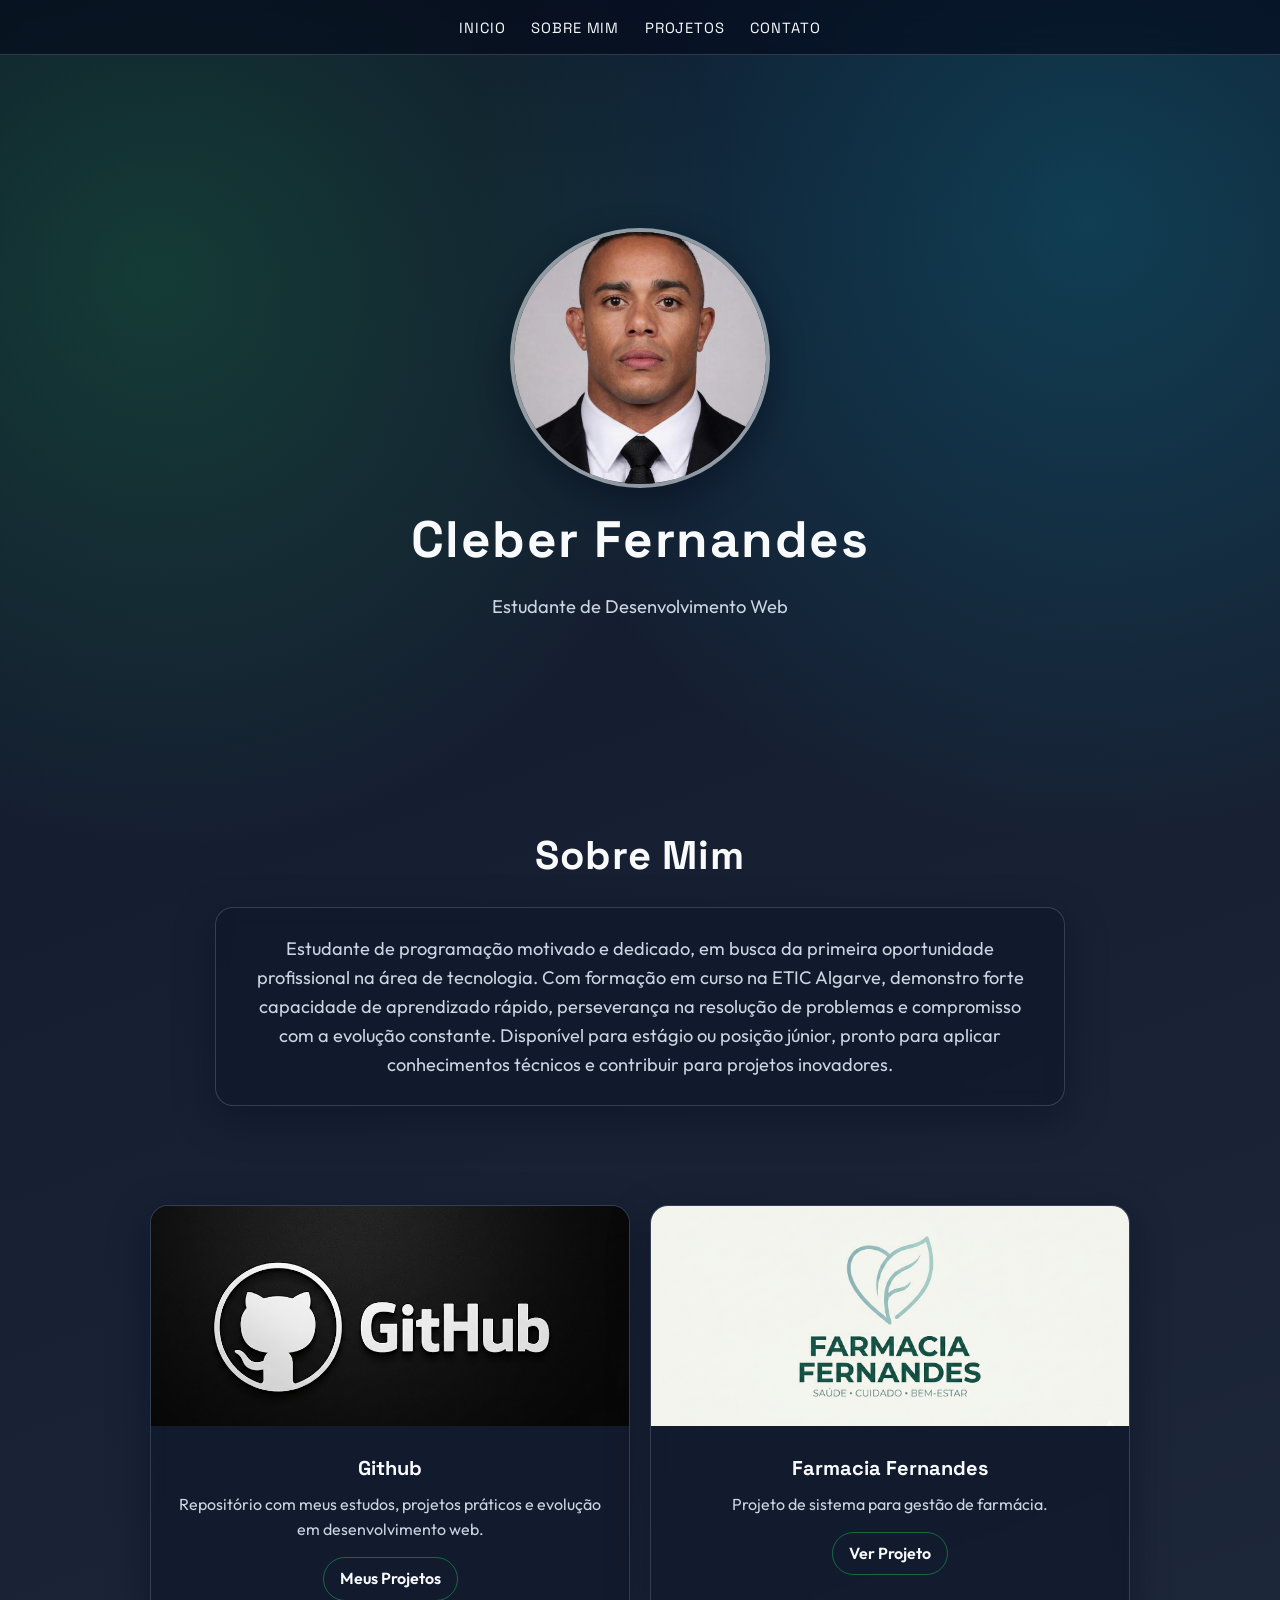
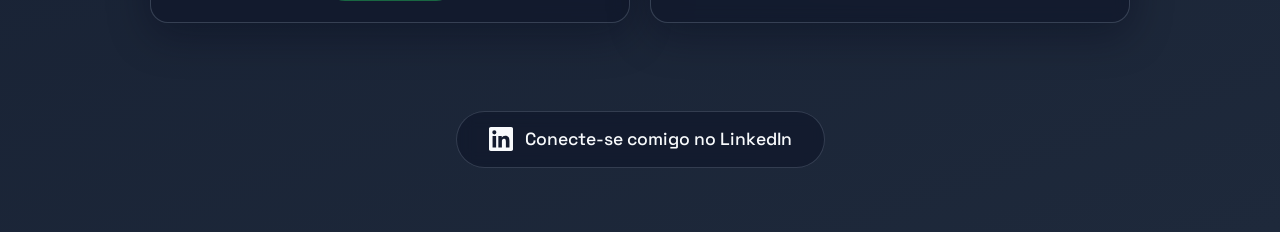
<file: index.html>
<!DOCTYPE html>
<html lang="pt-BR">

<head>
    <meta charset="UTF-8">
    <meta name="viewport" content="width=device-width, initial-scale=1.0">
    <title>Meu Portifolio</title>
    <link rel="preconnect" href="https://fonts.googleapis.com">
    <link rel="preconnect" href="https://fonts.gstatic.com" crossorigin>
    <link href="https://fonts.googleapis.com/css2?family=Outfit:wght@400;500;700;800&family=Space+Grotesk:wght@500;700&display=swap" rel="stylesheet">
    <link rel="stylesheet" href="style.css">
</head>

<body>
    <nav class="navegacao">
        <ul class="menu">
            <li>
                <a href="#inicio" class="menu-link">inicio</a>
            </li>
            <li>
                <a href="#sobre" class="menu-link">Sobre Mim</a>
            </li>
            <li>
                <a href="#projetos" class="menu-link">Projetos</a>
            </li>

            <li>
                <a href="#contato" class="menu-link">Contato</a>
            </li>
        </ul>
    </nav>

    <main id="inicio" class="cabecalho">

        <img src="josecleber.jpeg" alt="Foto Cleber Fernandes" class="foto-perfil">
        <h1>Cleber Fernandes</h1>
        <p class="cabecalho-subtitulo">Estudante de Desenvolvimento Web</p>

    </main>
    <section id="sobre" class="sobre">
        <h2 class="sobre-titulo">Sobre Mim</h2>
        <div class="sobre-caixa">
            <p class="paragrafo">Estudante de programação motivado e dedicado, em busca da primeira oportunidade
                profissional na área de tecnologia. Com
                formação em curso na ETIC Algarve, demonstro forte capacidade de aprendizado rápido, perseverança na
                resolução de
                problemas e compromisso com a evolução constante. Disponível para estágio ou posição júnior, pronto para
                aplicar
                conhecimentos técnicos e contribuir para projetos inovadores.
            </p>
        </div>
    </section>

    <section id="projetos" class="projetos">

        <h2 class="projeto-titulo"></h2>
        <div class="projeto-caixa">
            <div class="projeto-card">
                <img src="logogithub.png" alt="Projeto 1" class="projeto-imagem">
                <div class="caixa-texto-projeto">
                    <h3 class="info-projeto">Github</h3>
                    <p class="paragrafo-projeto">Repositório com meus estudos, projetos práticos e evolução em desenvolvimento web.</p>
                    <a href="https://github.com/jcleberfernandes" class="link-projeto" target="_blank">Meus Projetos</a>

                </div>
            </div>
            <div class="projeto-card">
                <img src="Farmacialogo.png" alt="Farmacia Fernandes" class="projeto-imagem">
                <div class="caixa-texto-projeto">
                    <h3 class="info-projeto">Farmacia Fernandes</h3>
                    <p class="paragrafo-projeto">Projeto de sistema para gestão de farmácia.</p>
                    <a href="https://jcleberfernandes.github.io/frontend1-projeto/" class="link-projeto" target="_blank">Ver Projeto</a>
                </div>
            </div>
        </div>
    </section>
    <footer id="contato" class="linkedin">
        <a href="https://www.linkedin.com/in/cleber-fernandes-5a3b96241/" target="_blank" class="linkedin-link">
            <svg class="linkedin-icon" viewBox="0 0 24 24" fill="currentColor">
                <path d="M20.447 20.452h-3.554v-5.569c0-1.328-.027-3.037-1.852-3.037-1.853 0-2.136 1.445-2.136 2.939v5.667H9.351V9h3.414v1.561h.046c.477-.9 1.637-1.85 3.37-1.85 3.601 0 4.267 2.37 4.267 5.455v6.286zM5.337 7.433a2.062 2.062 0 0 1-2.063-2.065 2.064 2.064 0 1 1 2.063 2.065zm1.782 13.019H3.555V9h3.564v11.452zM22.225 0H1.771C.792 0 0 .774 0 1.729v20.542C0 23.227.792 24 1.771 24h20.451C23.2 24 24 23.227 24 22.271V1.729C24 .774 23.2 0 22.222 0h.003z"/>
            </svg>
            <span>Conecte-se comigo no LinkedIn</span>
        </a>
    </footer>








</body>

</html>
</file>
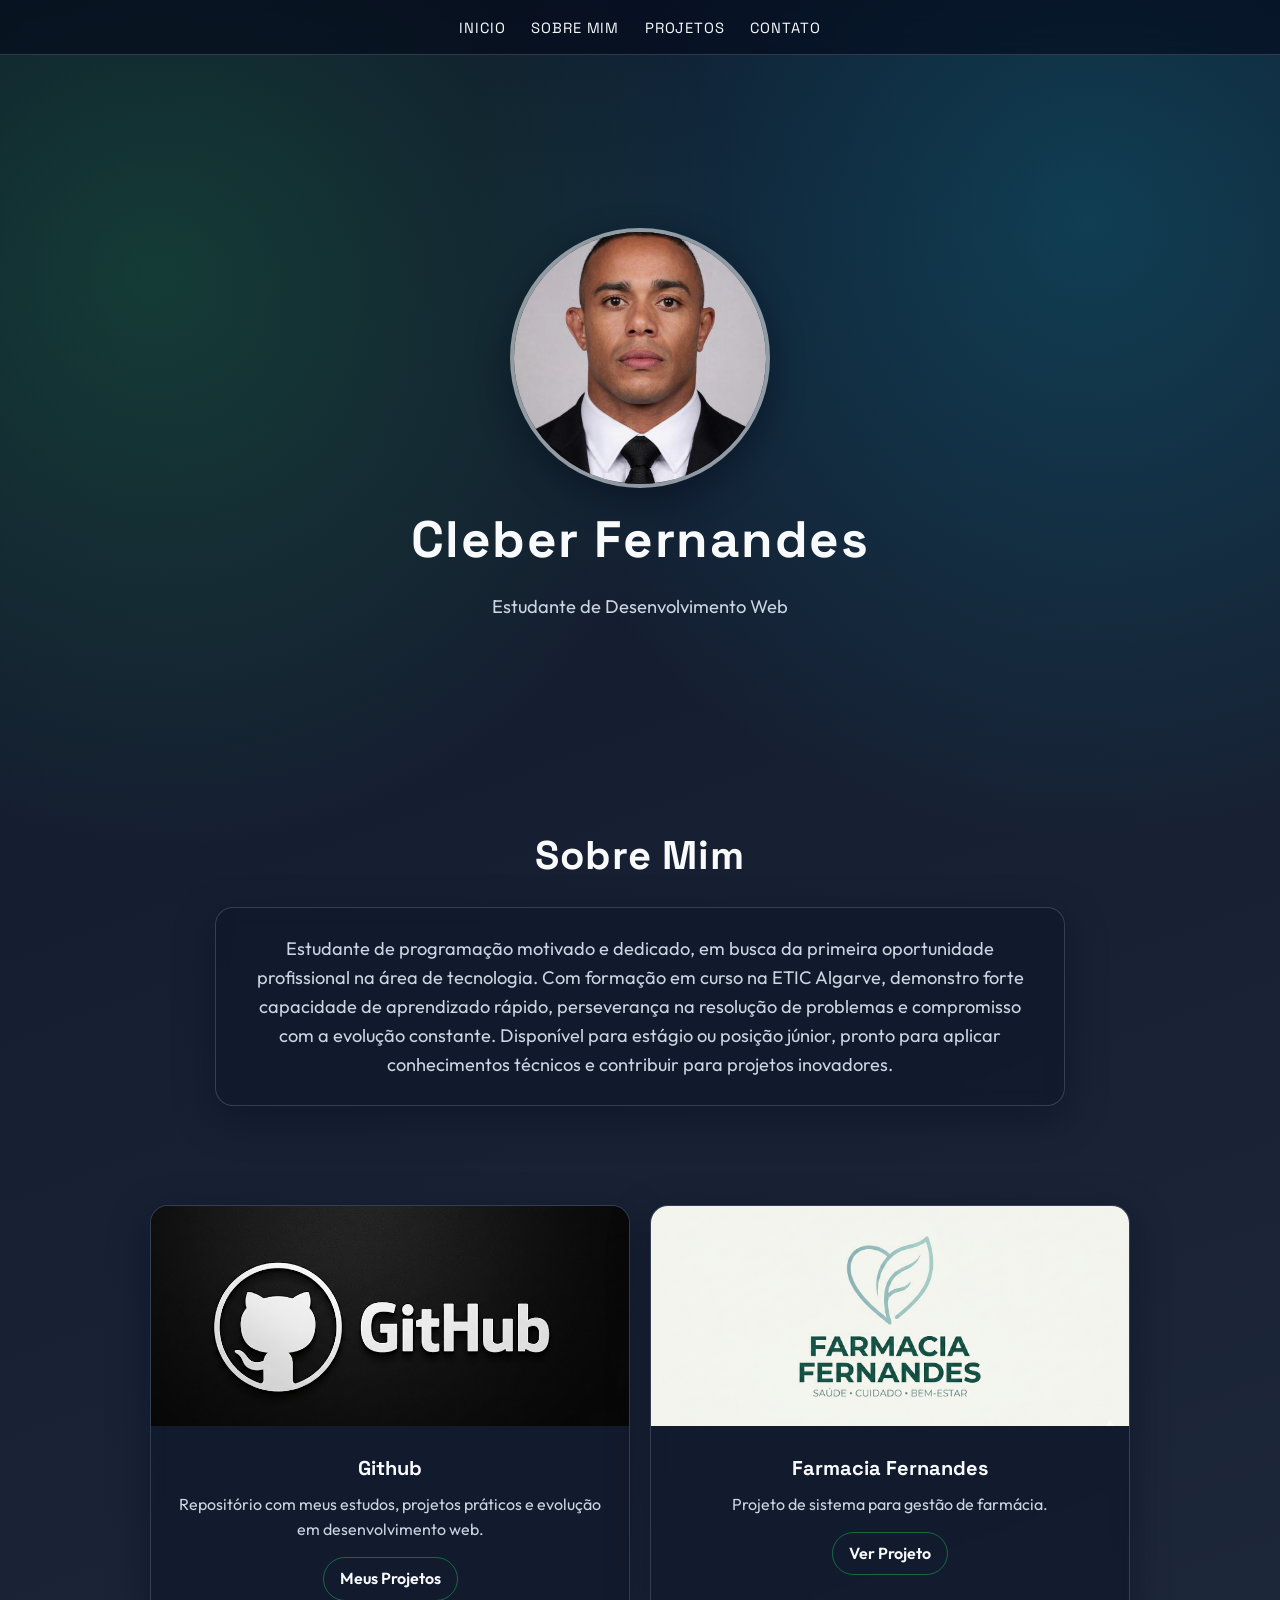
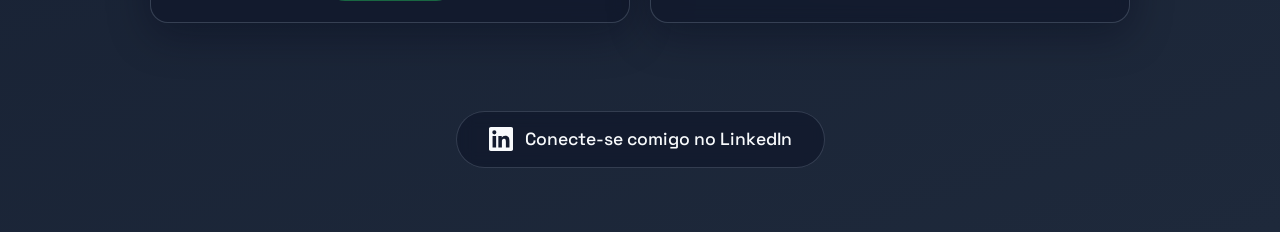
<file: portifolio.html>
<!DOCTYPE html>
<html lang="pt-BR">

<head>
    <meta charset="UTF-8">
    <meta name="viewport" content="width=device-width, initial-scale=1.0">
    <title>Meu Portifolio</title>
    <link rel="preconnect" href="https://fonts.googleapis.com">
    <link rel="preconnect" href="https://fonts.gstatic.com" crossorigin>
    <link href="https://fonts.googleapis.com/css2?family=Outfit:wght@400;500;700;800&family=Space+Grotesk:wght@500;700&display=swap" rel="stylesheet">
    <link rel="stylesheet" href="portifoliocs.css">
</head>

<body>
    <nav class="navegacao">
        <ul class="menu">
            <li>
                <a href="#inicio" class="menu-link">inicio</a>
            </li>
            <li>
                <a href="#sobre" class="menu-link">Sobre Mim</a>
            </li>
            <li>
                <a href="#projetos" class="menu-link">Projetos</a>
            </li>

            <li>
                <a href="#contato" class="menu-link">Contato</a>
            </li>
        </ul>
    </nav>

    <main id="inicio" class="cabecalho">

        <img src="josecleber.jpeg" alt="Foto Cleber Fernandes" class="foto-perfil">
        <h1>Cleber Fernandes</h1>
        <p class="cabecalho-subtitulo">Estudante de Desenvolvimento Web</p>

    </main>
    <section id="sobre" class="sobre">
        <h2 class="sobre-titulo">Sobre Mim</h2>
        <div class="sobre-caixa">
            <p class="paragrafo">Estudante de programação motivado e dedicado, em busca da primeira oportunidade
                profissional na área de tecnologia. Com
                formação em curso na ETIC Algarve, demonstro forte capacidade de aprendizado rápido, perseverança na
                resolução de
                problemas e compromisso com a evolução constante. Disponível para estágio ou posição júnior, pronto para
                aplicar
                conhecimentos técnicos e contribuir para projetos inovadores.
            </p>
        </div>
    </section>

    <section id="projetos" class="projetos">

        <h2 class="projeto-titulo"></h2>
        <div class="projeto-caixa">
            <div class="projeto-card">
                <img src="logogithub.png" alt="Projeto 1" class="projeto-imagem">
                <div class="caixa-texto-projeto">
                    <h3 class="info-projeto">Github</h3>
                    <p class="paragrafo-projeto">Repositório com meus estudos, projetos práticos e evolução em desenvolvimento web.</p>
                    <a href="https://github.com/jcleberfernandes" class="link-projeto" target="_blank">Meus Projetos</a>

                </div>
            </div>
            <div class="projeto-card">
                <img src="Farmacialogo.png" alt="Farmacia Fernandes" class="projeto-imagem">
                <div class="caixa-texto-projeto">
                    <h3 class="info-projeto">Farmacia Fernandes</h3>
                    <p class="paragrafo-projeto">Projeto de sistema para gestão de farmácia.</p>
                    <a href="https://jcleberfernandes.github.io/frontend1-projeto/" class="link-projeto" target="_blank">Ver Projeto</a>
                </div>
            </div>
        </div>
    </section>
    <footer id="contato" class="linkedin">
        <a href="https://www.linkedin.com/in/cleber-fernandes-5a3b96241/" target="_blank" class="linkedin-link">
            <svg class="linkedin-icon" viewBox="0 0 24 24" fill="currentColor">
                <path d="M20.447 20.452h-3.554v-5.569c0-1.328-.027-3.037-1.852-3.037-1.853 0-2.136 1.445-2.136 2.939v5.667H9.351V9h3.414v1.561h.046c.477-.9 1.637-1.85 3.37-1.85 3.601 0 4.267 2.37 4.267 5.455v6.286zM5.337 7.433a2.062 2.062 0 0 1-2.063-2.065 2.064 2.064 0 1 1 2.063 2.065zm1.782 13.019H3.555V9h3.564v11.452zM22.225 0H1.771C.792 0 0 .774 0 1.729v20.542C0 23.227.792 24 1.771 24h20.451C23.2 24 24 23.227 24 22.271V1.729C24 .774 23.2 0 22.222 0h.003z"/>
            </svg>
            <span>Conecte-se comigo no LinkedIn</span>
        </a>
    </footer>








</body>

</html>
</file>
<file: style.css>
/* Base visual moderna, limpa e responsiva */
* {
    margin: 0;
    padding: 0;
    box-sizing: border-box;
}

:root {
    --bg-1: #0f172a;
    --bg-2: #1e293b;
    --surface: rgba(15, 23, 42, 0.68);
    --surface-strong: rgba(15, 23, 42, 0.88);
    --text: #f8fafc;
    --muted: #cbd5e1;
    --line: rgba(148, 163, 184, 0.28);
    --accent: #22c55e;
    --accent-2: #06b6d4;
    --radius-lg: 18px;
    --radius-md: 12px;
    --shadow: 0 12px 40px rgba(2, 6, 23, 0.35);
    --space-section: 2.5rem;
    --space-inline: 1.4rem;
}

html {
    scroll-behavior: smooth;
}

body {
    font-family: "Outfit", "Segoe UI", sans-serif;
    color: var(--text);
    line-height: 1.6;
    background:
        radial-gradient(circle at 12% 15%, rgba(34, 197, 94, 0.2), transparent 30%),
        radial-gradient(circle at 85% 12%, rgba(6, 182, 212, 0.22), transparent 32%),
        linear-gradient(160deg, var(--bg-1), var(--bg-2));
    min-height: 100vh;
}

/* Menu fixo com efeito de vidro */
.navegacao {
    position: fixed;
    top: 0;
    width: 100%;
    z-index: 100;
    padding: 0.9rem 1rem;
    background: rgba(2, 6, 23, 0.58);
    backdrop-filter: blur(10px);
    border-bottom: 1px solid var(--line);
}

.menu {
    list-style: none;
    display: flex;
    justify-content: center;
    align-items: center;
    gap: 1.4rem;
}

.menu-link {
    text-decoration: none;
    color: var(--text);
    font-family: "Space Grotesk", sans-serif;
    font-size: 0.92rem;
    letter-spacing: 0.06em;
    text-transform: uppercase;
    position: relative;
    padding: 0.35rem 0.1rem;
}

.menu-link::after {
    content: "";
    position: absolute;
    left: 0;
    bottom: -2px;
    width: 0;
    height: 2px;
    background: linear-gradient(90deg, var(--accent), var(--accent-2));
    transition: width 0.28s ease;
}

.menu-link:hover::after {
    width: 100%;
}

/* Hero principal */
.cabecalho {
    min-height: 88vh;
    display: flex;
    flex-direction: column;
    justify-content: center;
    align-items: center;
    text-align: center;
    gap: 0.7rem;
    padding: 5.8rem var(--space-inline) 2.2rem;
}

.foto-perfil {
    width: 260px;
    height: 260px;
    border-radius: 50%;
    object-fit: cover;
    border: 4px solid rgba(248, 250, 252, 0.55);
    box-shadow: 0 12px 35px rgba(2, 6, 23, 0.45);
}

h1 {
    font-family: "Space Grotesk", sans-serif;
    font-size: clamp(2rem, 5vw, 3.2rem);
    font-weight: 700;
    letter-spacing: 0.03em;
}

.cabecalho-subtitulo {
    color: var(--muted);
    font-size: clamp(1rem, 2.6vw, 1.15rem);
}

/* Blocos das seções */
.sobre,
.projetos,
.contato {
    padding: var(--space-section) var(--space-inline);
}

/* Aproxima o Sobre da capa sem colidir com o menu */
.sobre {
    padding-top: 2.4rem;
    margin-top: -0.4rem;
}

.sobre-titulo,
.projeto-titulo,
.contato-titulo {
    text-align: center;
    font-family: "Space Grotesk", sans-serif;
    font-size: clamp(1.8rem, 4vw, 2.5rem);
    margin-bottom: 1.2rem;
    letter-spacing: 0.02em;
    
}


.sobre-caixa,
.formulario-contato,
.projeto-card {
    border: 1px solid var(--line);
    border-radius: var(--radius-lg);
    background: var(--surface);
    backdrop-filter: blur(8px);
    box-shadow: var(--shadow);
}

.sobre-caixa {
    max-width: 850px;
    margin: 0 auto;
    padding: 1.6rem;
}

.paragrafo {
    text-align: center;
    color: var(--muted);
    
    font-size: clamp(1rem, 2.2vw, 1.14rem);
}

.projeto-caixa {
    max-width: 980px;
    margin: 0 auto;
    display: grid;
    grid-template-columns: repeat(auto-fit, minmax(280px, 1fr));
    gap: 1.2rem;
}

.projeto-card {
    overflow: hidden;
    transition: transform 0.25s ease, box-shadow 0.25s ease;
}

.projeto-card:hover {
    transform: translateY(-6px);
    box-shadow: 0 16px 36px rgba(2, 6, 23, 0.45);
}

.projeto-imagem {
    width: 100%;
    height: 220px;
    object-fit: cover;
}

.caixa-texto-projeto {
    padding: 1.1rem 1.2rem 1.3rem;
    display: flex;
    flex-direction: column;
    align-items: center;
}

.info-projeto {
    font-family: "Space Grotesk", sans-serif;
    font-size: 1.25rem;
    margin-bottom: 0.5rem;
    text-align: center;
}

.paragrafo-projeto {
    color: var(--muted);
    margin-bottom: 0.9rem;
    text-align: center;
}

.link-projeto {
    text-decoration: none;
    color: var(--text);
    font-weight: 600;
    display: inline-block;
    border: 1px solid rgba(34, 197, 94, 0.45);
    border-radius: 999px;
    padding: 0.5rem 1rem;
    transition: background-color 0.25s ease, border-color 0.25s ease;
}

.link-projeto:hover {
    background-color: rgba(34, 197, 94, 0.22);
    border-color: rgba(34, 197, 94, 0.85);
}

.formulario-contato {
    max-width: 650px;
    margin: 0 auto;
    padding: 1.35rem;
    background: var(--surface-strong);
    display: grid;
    gap: 0.85rem;
}

.grupo-form {
    display: grid;
    gap: 0.65rem;
}

.campo-form {
    width: 100%;
    border: 1px solid var(--line);
    border-radius: var(--radius-md);
    background: rgba(30, 41, 59, 0.75);
    color: var(--text);
    padding: 0.9rem 1rem;
    font-size: 1rem;
    outline: none;
    transition: border-color 0.2s ease, box-shadow 0.2s ease, background-color 0.2s ease;
}

.campo-form::placeholder {
    color: rgba(203, 213, 225, 0.75);
}

.campo-form:focus {
    border-color: rgba(6, 182, 212, 0.85);
    box-shadow: 0 0 0 3px rgba(6, 182, 212, 0.2);
    background: rgba(30, 41, 59, 0.95);
}

textarea.campo-form {
    min-height: 115px;
    resize: vertical;
}

.botao {
    border: none;
    border-radius: var(--radius-md);
    padding: 0.9rem 1.1rem;
    color: #052e16;
    font-weight: 700;
    font-family: "Space Grotesk", sans-serif;
    letter-spacing: 0.03em;
    background: linear-gradient(135deg, #34d399, #22c55e);
    cursor: pointer;
    transition: transform 0.18s ease, filter 0.2s ease;
}

.botao:hover {
    transform: translateY(-1px);
    filter: brightness(1.04);
}

.botao:active {
    transform: translateY(0);
}

/* Ajustes para telas menores */
.linkedin {
    text-align: center;
    padding: 3rem var(--space-inline) 4rem;
}

.linkedin-link {
    display: inline-flex;
    align-items: center;
    gap: 0.75rem;
    text-decoration: none;
    color: var(--text);
    font-family: "Space Grotesk", sans-serif;
    font-size: 1.1rem;
    font-weight: 500;
    border: 1px solid rgba(148, 163, 184, 0.25);
    border-radius: 999px;
    padding: 0.85rem 2rem;
    background: var(--surface);
    backdrop-filter: blur(8px);
    transition: border-color 0.25s ease, transform 0.25s ease, box-shadow 0.25s ease;
}

.linkedin-link:hover {
    border-color: #0a66c2;
    transform: translateY(-2px);
    box-shadow: 0 8px 25px rgba(10, 102, 194, 0.2);
}

.linkedin-icon {
    width: 24px;
    height: 24px;
}

@media (max-width: 768px) {
    :root {
        --space-section: 1.8rem;
        --space-inline: 1rem;
    }

    .menu {
        gap: 0.8rem;
        flex-wrap: wrap;
    }

    .menu-link {
        font-size: 0.8rem;
    }

    .cabecalho {
        min-height: 80vh;
        padding-top: 5.3rem;
    }

    .foto-perfil {
        width: 200px;
        height: 200px;
    }

    .sobre {
        padding-top: 1.6rem;
        margin-top: -0.2rem;
    }
}
</file>
<file: portifoliocs.css>
/* Base visual moderna, limpa e responsiva */
* {
    margin: 0;
    padding: 0;
    box-sizing: border-box;
}

:root {
    --bg-1: #0f172a;
    --bg-2: #1e293b;
    --surface: rgba(15, 23, 42, 0.68);
    --surface-strong: rgba(15, 23, 42, 0.88);
    --text: #f8fafc;
    --muted: #cbd5e1;
    --line: rgba(148, 163, 184, 0.28);
    --accent: #22c55e;
    --accent-2: #06b6d4;
    --radius-lg: 18px;
    --radius-md: 12px;
    --shadow: 0 12px 40px rgba(2, 6, 23, 0.35);
    --space-section: 2.5rem;
    --space-inline: 1.4rem;
}

html {
    scroll-behavior: smooth;
}

body {
    font-family: "Outfit", "Segoe UI", sans-serif;
    color: var(--text);
    line-height: 1.6;
    background:
        radial-gradient(circle at 12% 15%, rgba(34, 197, 94, 0.2), transparent 30%),
        radial-gradient(circle at 85% 12%, rgba(6, 182, 212, 0.22), transparent 32%),
        linear-gradient(160deg, var(--bg-1), var(--bg-2));
    min-height: 100vh;
}

/* Menu fixo com efeito de vidro */
.navegacao {
    position: fixed;
    top: 0;
    width: 100%;
    z-index: 100;
    padding: 0.9rem 1rem;
    background: rgba(2, 6, 23, 0.58);
    backdrop-filter: blur(10px);
    border-bottom: 1px solid var(--line);
}

.menu {
    list-style: none;
    display: flex;
    justify-content: center;
    align-items: center;
    gap: 1.4rem;
}

.menu-link {
    text-decoration: none;
    color: var(--text);
    font-family: "Space Grotesk", sans-serif;
    font-size: 0.92rem;
    letter-spacing: 0.06em;
    text-transform: uppercase;
    position: relative;
    padding: 0.35rem 0.1rem;
}

.menu-link::after {
    content: "";
    position: absolute;
    left: 0;
    bottom: -2px;
    width: 0;
    height: 2px;
    background: linear-gradient(90deg, var(--accent), var(--accent-2));
    transition: width 0.28s ease;
}

.menu-link:hover::after {
    width: 100%;
}

/* Hero principal */
.cabecalho {
    min-height: 88vh;
    display: flex;
    flex-direction: column;
    justify-content: center;
    align-items: center;
    text-align: center;
    gap: 0.7rem;
    padding: 5.8rem var(--space-inline) 2.2rem;
}

.foto-perfil {
    width: 260px;
    height: 260px;
    border-radius: 50%;
    object-fit: cover;
    border: 4px solid rgba(248, 250, 252, 0.55);
    box-shadow: 0 12px 35px rgba(2, 6, 23, 0.45);
}

h1 {
    font-family: "Space Grotesk", sans-serif;
    font-size: clamp(2rem, 5vw, 3.2rem);
    font-weight: 700;
    letter-spacing: 0.03em;
}

.cabecalho-subtitulo {
    color: var(--muted);
    font-size: clamp(1rem, 2.6vw, 1.15rem);
}

/* Blocos das seções */
.sobre,
.projetos,
.contato {
    padding: var(--space-section) var(--space-inline);
}

/* Aproxima o Sobre da capa sem colidir com o menu */
.sobre {
    padding-top: 2.4rem;
    margin-top: -0.4rem;
}

.sobre-titulo,
.projeto-titulo,
.contato-titulo {
    text-align: center;
    font-family: "Space Grotesk", sans-serif;
    font-size: clamp(1.8rem, 4vw, 2.5rem);
    margin-bottom: 1.2rem;
    letter-spacing: 0.02em;
    
}


.sobre-caixa,
.formulario-contato,
.projeto-card {
    border: 1px solid var(--line);
    border-radius: var(--radius-lg);
    background: var(--surface);
    backdrop-filter: blur(8px);
    box-shadow: var(--shadow);
}

.sobre-caixa {
    max-width: 850px;
    margin: 0 auto;
    padding: 1.6rem;
}

.paragrafo {
    text-align: center;
    color: var(--muted);
    
    font-size: clamp(1rem, 2.2vw, 1.14rem);
}

.projeto-caixa {
    max-width: 980px;
    margin: 0 auto;
    display: grid;
    grid-template-columns: repeat(auto-fit, minmax(280px, 1fr));
    gap: 1.2rem;
}

.projeto-card {
    overflow: hidden;
    transition: transform 0.25s ease, box-shadow 0.25s ease;
}

.projeto-card:hover {
    transform: translateY(-6px);
    box-shadow: 0 16px 36px rgba(2, 6, 23, 0.45);
}

.projeto-imagem {
    width: 100%;
    height: 220px;
    object-fit: cover;
}

.caixa-texto-projeto {
    padding: 1.1rem 1.2rem 1.3rem;
    display: flex;
    flex-direction: column;
    align-items: center;
}

.info-projeto {
    font-family: "Space Grotesk", sans-serif;
    font-size: 1.25rem;
    margin-bottom: 0.5rem;
    text-align: center;
}

.paragrafo-projeto {
    color: var(--muted);
    margin-bottom: 0.9rem;
    text-align: center;
}

.link-projeto {
    text-decoration: none;
    color: var(--text);
    font-weight: 600;
    display: inline-block;
    border: 1px solid rgba(34, 197, 94, 0.45);
    border-radius: 999px;
    padding: 0.5rem 1rem;
    transition: background-color 0.25s ease, border-color 0.25s ease;
}

.link-projeto:hover {
    background-color: rgba(34, 197, 94, 0.22);
    border-color: rgba(34, 197, 94, 0.85);
}

.formulario-contato {
    max-width: 650px;
    margin: 0 auto;
    padding: 1.35rem;
    background: var(--surface-strong);
    display: grid;
    gap: 0.85rem;
}

.grupo-form {
    display: grid;
    gap: 0.65rem;
}

.campo-form {
    width: 100%;
    border: 1px solid var(--line);
    border-radius: var(--radius-md);
    background: rgba(30, 41, 59, 0.75);
    color: var(--text);
    padding: 0.9rem 1rem;
    font-size: 1rem;
    outline: none;
    transition: border-color 0.2s ease, box-shadow 0.2s ease, background-color 0.2s ease;
}

.campo-form::placeholder {
    color: rgba(203, 213, 225, 0.75);
}

.campo-form:focus {
    border-color: rgba(6, 182, 212, 0.85);
    box-shadow: 0 0 0 3px rgba(6, 182, 212, 0.2);
    background: rgba(30, 41, 59, 0.95);
}

textarea.campo-form {
    min-height: 115px;
    resize: vertical;
}

.botao {
    border: none;
    border-radius: var(--radius-md);
    padding: 0.9rem 1.1rem;
    color: #052e16;
    font-weight: 700;
    font-family: "Space Grotesk", sans-serif;
    letter-spacing: 0.03em;
    background: linear-gradient(135deg, #34d399, #22c55e);
    cursor: pointer;
    transition: transform 0.18s ease, filter 0.2s ease;
}

.botao:hover {
    transform: translateY(-1px);
    filter: brightness(1.04);
}

.botao:active {
    transform: translateY(0);
}

/* Ajustes para telas menores */
.linkedin {
    text-align: center;
    padding: 3rem var(--space-inline) 4rem;
}

.linkedin-link {
    display: inline-flex;
    align-items: center;
    gap: 0.75rem;
    text-decoration: none;
    color: var(--text);
    font-family: "Space Grotesk", sans-serif;
    font-size: 1.1rem;
    font-weight: 500;
    border: 1px solid rgba(148, 163, 184, 0.25);
    border-radius: 999px;
    padding: 0.85rem 2rem;
    background: var(--surface);
    backdrop-filter: blur(8px);
    transition: border-color 0.25s ease, transform 0.25s ease, box-shadow 0.25s ease;
}

.linkedin-link:hover {
    border-color: #0a66c2;
    transform: translateY(-2px);
    box-shadow: 0 8px 25px rgba(10, 102, 194, 0.2);
}

.linkedin-icon {
    width: 24px;
    height: 24px;
}

@media (max-width: 768px) {
    :root {
        --space-section: 1.8rem;
        --space-inline: 1rem;
    }

    .menu {
        gap: 0.8rem;
        flex-wrap: wrap;
    }

    .menu-link {
        font-size: 0.8rem;
    }

    .cabecalho {
        min-height: 80vh;
        padding-top: 5.3rem;
    }

    .foto-perfil {
        width: 200px;
        height: 200px;
    }

    .sobre {
        padding-top: 1.6rem;
        margin-top: -0.2rem;
    }
}
</file>
